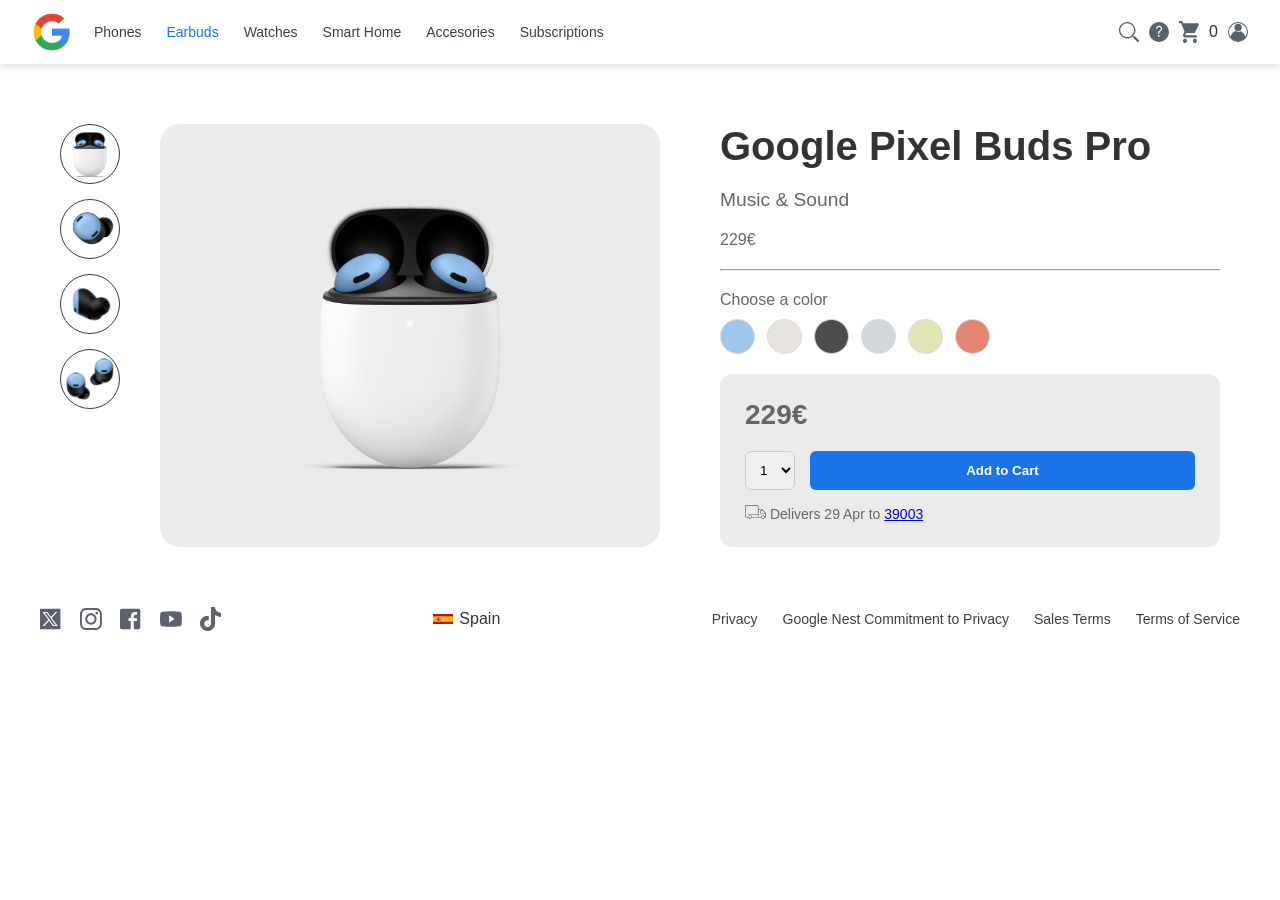
<file: index.html>
<!doctype html>
<html lang="es">

<head>
    <meta charset="UTF-8" />
    <meta name="viewport" content="width=device-width, initial-scale=1.0" />
    <title>Google Pixel Buds Pro</title>
    <link rel="stylesheet" href="style.css" />
</head>

<body>
    <header>
        <div class="header-left">
            <img src="images/google-logo.png" alt="Google" class="logo-google">
            <nav>
                <ul>
                    <li><a href="#">Phones</a></li>
                    <li><a href="#" class="active">Earbuds</a></li>
                    <li><a href="page/smartwatch.html">Watches</a></li>
                    <li><a href="#">Smart Home</a></li>
                    <li><a href="#">Accesories</a></li>
                    <li><a href="#">Subscriptions</a></li>
                </ul>
            </nav>
        </div>
        <div class="header-right">
            <img id="search" src="images/icons/Search-Lupa.svg" alt="Buscar" class="icon-btn">
            <img src="images/icons/Help-Intrrogación.svg" alt="Ayuda" class="icon-btn">
            <img id="cartIcon" src="images/icons/Cart-Carrito.svg" alt="Carrito" class="icon-btn">
            <span id="cartCount">0</span>
            <img src="images/icons/Avatar-foto.svg" alt="Cuenta" class="icon-btn">
        </div>
    </header>

    <main class="product-container">
        <section class="product-gallery">
            <div class="product-thumbs">
                <img src="images/earbuds/earbuds_01.png" alt="Vista frontal">
                <img src="images/earbuds/earbuds_02.png" alt="Vista lateral">
                <img src="images/earbuds/earbuds_03.png" alt="Detalle">
                <img src="images/earbuds/earbuds_04.png" alt="En uso">
            </div>

            <div class="product-main">
                <img id="mainImage" src="images/earbuds/earbuds_01.png" alt="Google Pixel Buds Pro">
            </div>
        </section>

        <aside class="product-info">
            <h1>Google Pixel Buds Pro</h1>
            <p class="category">Music & Sound</p>
            <p class="price-ear">229€</p>
            <hr>

            <div class="colors">
                <p>Choose a color</p>
                <div class="color-selector">
                    <button class="color-dot sky" data-color="azul cielo"></button>
                    <button class="color-dot beige" data-color="Beige claro"></button>
                    <button class="color-dot dark" data-color="Gris oscuro"></button>
                    <button class="color-dot gray" data-color="Gris claro"></button>
                    <button class="color-dot green" data-color="Verde pastel"></button>
                    <button class="color-dot coral" data-color="Coral"></button>
                </div>
            </div>

            <div class="buy-box">
                <p class="buy-price">229€</p>

                <div class="buy-action">
                    <select id="quantity">
                        <option value="1">1</option>
                        <option value="2">2</option>
                        <option value="3">3</option>
                        <option value="4">4</option>
                        <option value="5">5</option>
                        <option value="6">6</option>
                    </select>

                    <button class="add-cart" id="addCartBtn">Add to Cart</button>
                </div>

                <p class="delivery">
                    <img src="images/icons/Delivery-Camión.svg" alt="Delivery" class="truck-icon">
                    Delivers 29 Apr to <a href="#">39003</a>
                </p>
            </div>
        </aside>
    </main>

    <footer>
        <div class="footer-content">
            <div class="footer-social">
                <img src="images/icons/SM-x.svg" alt="X">
                <img src="images/icons/SM-instagram.svg" alt="Instagram">
                <img src="images/icons/SM-facebook.svg" alt="Facebook">
                <img src="images/icons/SM-youtube.svg" alt="YouTube">
                <img src="images/icons/SM-tiktok.svg" alt="TikTok">
            </div>

            <div class="footer-country">
                <img src="images/icons/Spain.svg" alt="Spain">
                <span>Spain</span>
            </div>
            <nav>
                <ul>
                    <li><a href="#">Privacy</a></li>
                    <li><a href="#">Google Nest Commitment to Privacy</a></li>
                    <li><a href="#">Sales Terms</a></li>
                    <li><a href="#">Terms of Service</a></li>
                </ul>
            </nav>

        </div>
    </footer>

    <script src="script.js"></script>
</body>

</html>
</file>
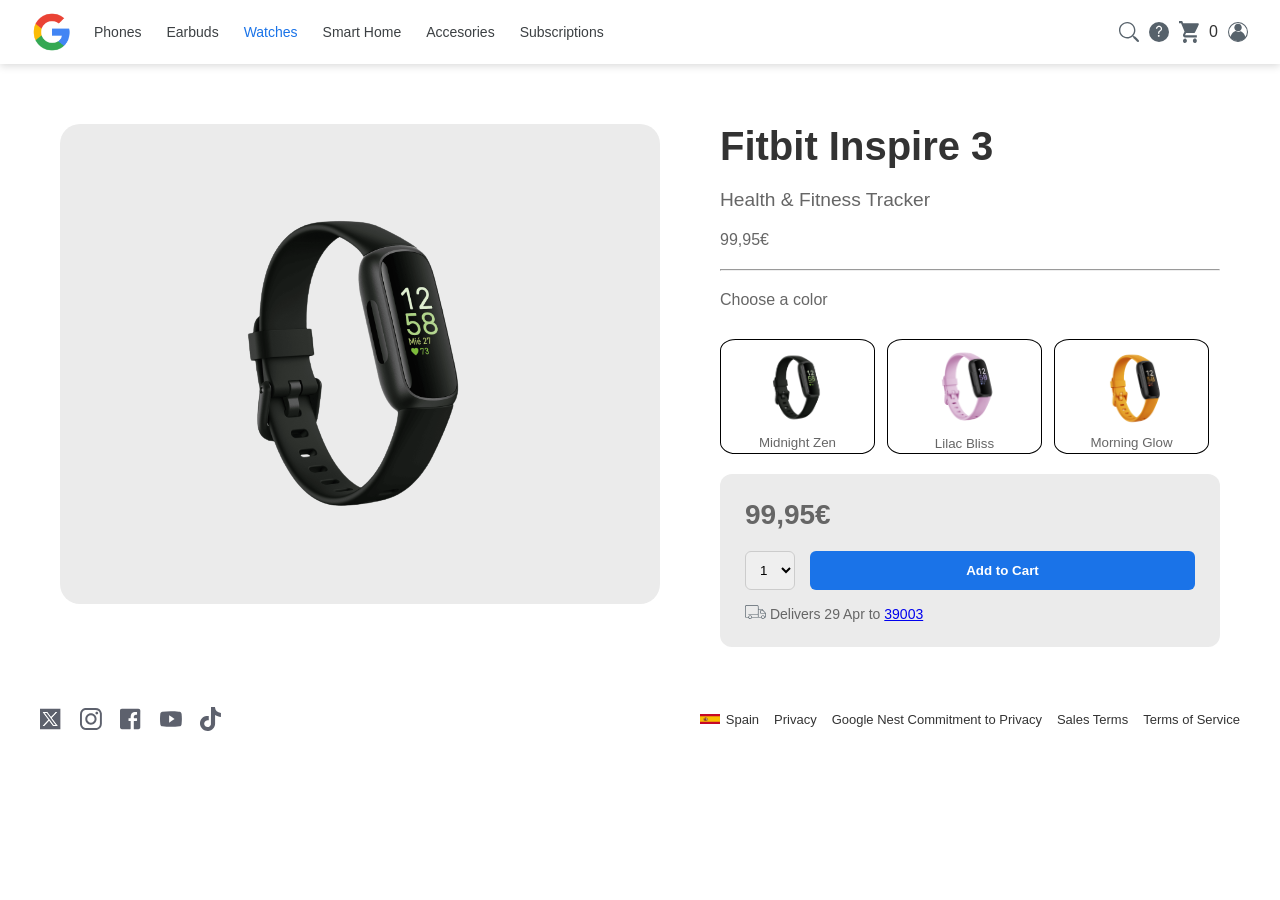
<file: page/smartwatch.html>
<!doctype html>
<html lang="es">

<head>
    <meta charset="UTF-8" />
    <meta name="viewport" content="width=device-width, initial-scale=1.0" />
    <title>Google Pixel Buds Pro</title>
    <link rel="stylesheet" href="../style.css" />
</head>

<body>
    <header>
        <div class="header-left">
            <img src="../images/google-logo.png" alt="Google" class="logo-google">
            <nav>
                <ul>
                    <li><a href="#">Phones</a></li>
                    <li><a href="../index.html">Earbuds</a></li>
                    <li><a href="#" class="active">Watches</a></li>
                    <li><a href="#">Smart Home</a></li>
                    <li><a href="#">Accesories</a></li>
                    <li><a href="#">Subscriptions</a></li>
                </ul>
            </nav>
        </div>
        <div class="header-right">
            <img id="search" src="../images/icons/Search-Lupa.svg" alt="Buscar" class="icon-btn">
            <img src="../images/icons/Help-Intrrogación.svg" alt="Ayuda" class="icon-btn">
            <img id="cartIcon" src="../images/icons/Cart-Carrito.svg" alt="Carrito" class="icon-btn">
            <span id="cartCount">0</span>
            <img src="../images/icons/Avatar-foto.svg" alt="Cuenta" class="icon-btn">
        </div>
    </header>

    <main class="product-container">
        <section class="watch-gallery">
            <div class="product-main">
                <img id="mainImage" src="../images/smartwatch/smartwatch_black.png" alt="Fitbit Inspire 3">
            </div>
        </section>

        <aside class="product-info">
            <h1>Fitbit Inspire 3</h1>
            <p class="category">Health & Fitness Tracker</p>
            <p class="price-watch">99,95€</p>
            <hr />
            <p>Choose a color</p>
            <div class="color-selector">
                <button class="color-dot-watch black" data-color="negro">
                    <img src="../images/smartwatch/smartwatch_black.png" alt="black" />
                    <p>Midnight Zen</p>
                </button>
                <button class="color-dot-watch pink" data-color="rosa">
                    <img src="../images/smartwatch/smartwatch_pink.png" alt="pink" />
                    <p>Lilac Bliss</p>
                </button>
                <button class="color-dot-watch yellow" data-color="amarillo">
                    <img src="../images/smartwatch/smartwatch_yellow.png" alt="yellow" />
                    <p>Morning Glow</p>
                </button>
            </div>

            <div class="buy-box">
                <p class="buy-price">99,95€</p>

                <div class="buy-action">
                    <select id="quantity">
                        <option value="1">1</option>
                        <option value="2">2</option>
                        <option value="3">3</option>
                    </select>

                    <button class="add-cart" id="addCartBtn">Add to Cart</button>
                </div>

                <p class="delivery">
                    <img src="../images/icons/Delivery-Camión.svg" alt="Delivery" class="truck-icon">
                    Delivers 29 Apr to <a href="#">39003</a>
                </p>
            </div>
        </aside>
    </main>
    <footer>
        <div class="footer-content">
            <div class="footer-social">
                <img src="../images/icons/SM-x.svg" alt="X">
                <img src="../images/icons/SM-instagram.svg" alt="Instagram">
                <img src="../images/icons/SM-facebook.svg" alt="Facebook">
                <img src="../images/icons/SM-youtube.svg" alt="YouTube">
                <img src="../images/icons/SM-tiktok.svg" alt="TikTok">
            </div>

            <div class="footer-links">
                <div class="footer-country">
                    <img src="../images/icons/Spain.svg" alt="Spain">
                    <span>Spain</span>
                </div>

                <a href="#">Privacy</a>
                <a href="#">Google Nest Commitment to Privacy</a>
                <a href="#">Sales Terms</a>
                <a href="#">Terms of Service</a>
            </div>
        </div>
    </footer>
    <script src="../script.js"></script>
</body>

</html>
</file>
<file: style.css>
/* ------------------ BODY ------------------ */
* {
    margin: 0;
    padding: 0;
    box-sizing: border-box;
}

body {
    font-family: Arial, sans-serif;
    background: #fff;
    color: #333;
}

.flex {
    display: flex;
    align-items: center;
}

.center {
    display: flex;
    justify-content: center;
    align-items: center;
}

.icon-btn {
    width: 20px;
    cursor: pointer;
    transition: opacity .2s;
}

.icon-btn:hover {
    opacity: .7;
}

.rounded {
    border-radius: 12px;
}

/* ------------------ HEADER ------------------ */
header {
    background-color: #ffffff;
    box-shadow: 0 2px 8px rgba(0, 0, 0, 0.15);
    padding: 0 32px;
    height: 64px;
    display: flex;
    align-items: center;
    justify-content: space-between;
    position: sticky;
    top: 0;
    z-index: 10;
}

.header-left {
    display: flex;
    align-items: center;
    gap: 2px;
}

.logo-google {
    width: 40px;
    height: 40px;
    margin-right: 20px;
}

nav ul {
    list-style: none;
    display: flex;
    gap: 25px;
    margin: 0;
    padding: 0;
}

nav ul li a {
    text-decoration: none;
    font-size: 14px;
    font-weight: 500;
    color: #3c4043;
}

nav ul li a:hover,
nav ul li a.active {
    color: #1a73e8;
}

.header-right {
    display: flex;
    align-items: center;
    gap: 10px;
}


/* ------------------ PRODUCTO ------------------ */
p {
    color: #666666;
}

.product-container {
    max-width: 1200px;
    margin: 40px auto;
    padding: 20px;
    display: grid;
    grid-template-columns: 1.2fr 1fr;
    gap: 60px;
}

/* Galería */
.product-gallery {
    display: grid;
    grid-template-columns: 80px 1fr;
    gap: 20px;
}

.product-thumbs {
    display: flex;
    flex-direction: column;
    gap: 15px;
}

.product-thumbs img {
    width: 60px;
    height: 60px;
    border-radius: 50%;
    object-fit: cover;
    border: 1.5px solid #3b3b3b;
    cursor: pointer;
    transition: .2s;
}

.product-thumbs img:hover {
    transform: scale(1.1);
}

.product-main {
    padding: 40px;
    border-radius: 20px;
    background: #ebebeb;
    display: flex;
    justify-content: center;
}

.product-main img {
    max-width: 100%;
}

/* Info */
.product-info {
    display: flex;
    flex-direction: column;
    gap: 20px;
}

.product-info h1 {
    font-size: 2.5rem;
}

.category {
    font-size: 1.2rem;
    color: #666;
}

.price {
    font-size: 24px;
    font-weight: 600;
}

/* Colores */
.color-selector {
    display: flex;
    gap: 12px;
    margin-top: 10px;
}

.color-dot {
    width: 35px;
    height: 35px;
    border-radius: 50%;
    border: 1px solid #dadce0;
    cursor: pointer;
    transition: .2s;
}

.color-dot.selected {
    outline: 1px solid black;
    outline-offset: 2px;
    box-shadow: 0 0 0 3px #1a73e8;
}


.color-dot:hover {
    transform: scale(1.1);
    border-color: #70757a;
}

.sky {
    background: #9ec5ea;
}

.beige {
    background: #e7e4de;
}

.dark {
    background: #4c4b4e;
}

.gray {
    background: #d3d7da;
}

.green {
    background: #e2e5b6;
}

.coral {
    background: #e18572;
}

.color-dot-watch {
    background: none;
    padding: 0;
    cursor: pointer;
    border-radius: 10%;
    border: 1px solid #000000;
    width: 155px;
    height: 115px;
}

.color-dot-watch img {
    width: 80px;
    /* ajusta el tamaño que quieras */
    height: auto;
    border-radius: 8px;
    transition: transform 0.2s ease, outline 0.2s ease;
}

/* Cuando está seleccionado */
.color-dot-watch.selected img {
    outline: 3px solid #4285f4;
    /* azul estilo Google */
    transform: scale(1.05);
}

.color-dot-watch:hover {
    transform: scale(1.1);
    border-color: #70757a;
}

/* Compra */
.buy-box {
    background: #ebebeb;
    border-radius: 12px;
    padding: 25px;
}

.buy-price {
    font-size: 28px;
    font-weight: 600;
    margin-bottom: 20px;
}

.buy-action {
    display: flex;
    gap: 15px;
    margin-bottom: 15px;
}

select {
    padding: 10px;
    border-radius: 6px;
    border: 1px solid #ccc;
}

.add-cart {
    flex: 1;
    padding: 12px;
    border: none;
    border-radius: 6px;
    background: #1a73e8;
    color: #fff;
    font-weight: bold;
    cursor: pointer;
    transition: .2s;
}

.add-cart:hover {
    background: #1765cc;
}

.delivery {
    font-size: 14px;
    color: #666;
}

.text-blue {
    color: #1a73e8;
    font-weight: 600;
}

/* ------------------ FOOTER ------------------ */
.footer {
    background: #ebebeb;
    padding: 20px 40px;
    border-top: 1px solid #ddd;
}

.footer-content {
    max-width: 1200px;
    margin: auto;
    display: flex;
    justify-content: space-between;
    align-items: center;
    flex-wrap: wrap;
}

.footer-social {
    display: flex;
    gap: 18px;
}

.footer-social img {
    width: 22px;
    cursor: pointer;
    opacity: .8;
    transition: .2s;
}

.footer-social img:hover {
    opacity: 1;
}

.footer-links {
    display: flex;
    gap: 15px;
    align-items: center;
    font-size: 13px;
}

.footer-links a {
    color: #333;
    text-decoration: none;
}

.footer-links a:hover {
    text-decoration: underline;
}

.footer-country {
    margin: 0 auto;
    display: flex;
    align-items: center;
    gap: 6px;
}

.footer-country img {
    width: 20px;
}

/* ------------------ RESPONSIVE ------------------ */
@media (max-width: 1024px) {
    .product-container {
        grid-template-columns: 1fr;
    }

    .product-gallery {
        grid-template-columns: 1fr;
    }

    .product-thumbs {
        display: none;
    }

    .menu-btn {
        display: flex;
    }

    .product-gallery {
        display: flex;
        flex-direction: column;
        gap: 20px;
    }

    .product-thumbs {
        order: 2;
        /* Thumbnails debajo */
        display: flex;
        flex-direction: row;
        justify-content: center;
        gap: 15px;
    }

    .product-main {
        order: 1;
        /* Imagen principal arriba */
    }


}

@media (max-width: 480px) {
    .nav-links {
        display: none;
    }

    .product-info h1 {
        font-size: 24px;
    }

    .buy-action {
        flex-direction: column;
    }

    .product-main {
        padding: 20px;
    }

    .footer-content {
        flex-direction: column;
        gap: 15px;
    }

    .footer-links {
        flex-direction: column;
        text-align: center;
    }
}
</file>
